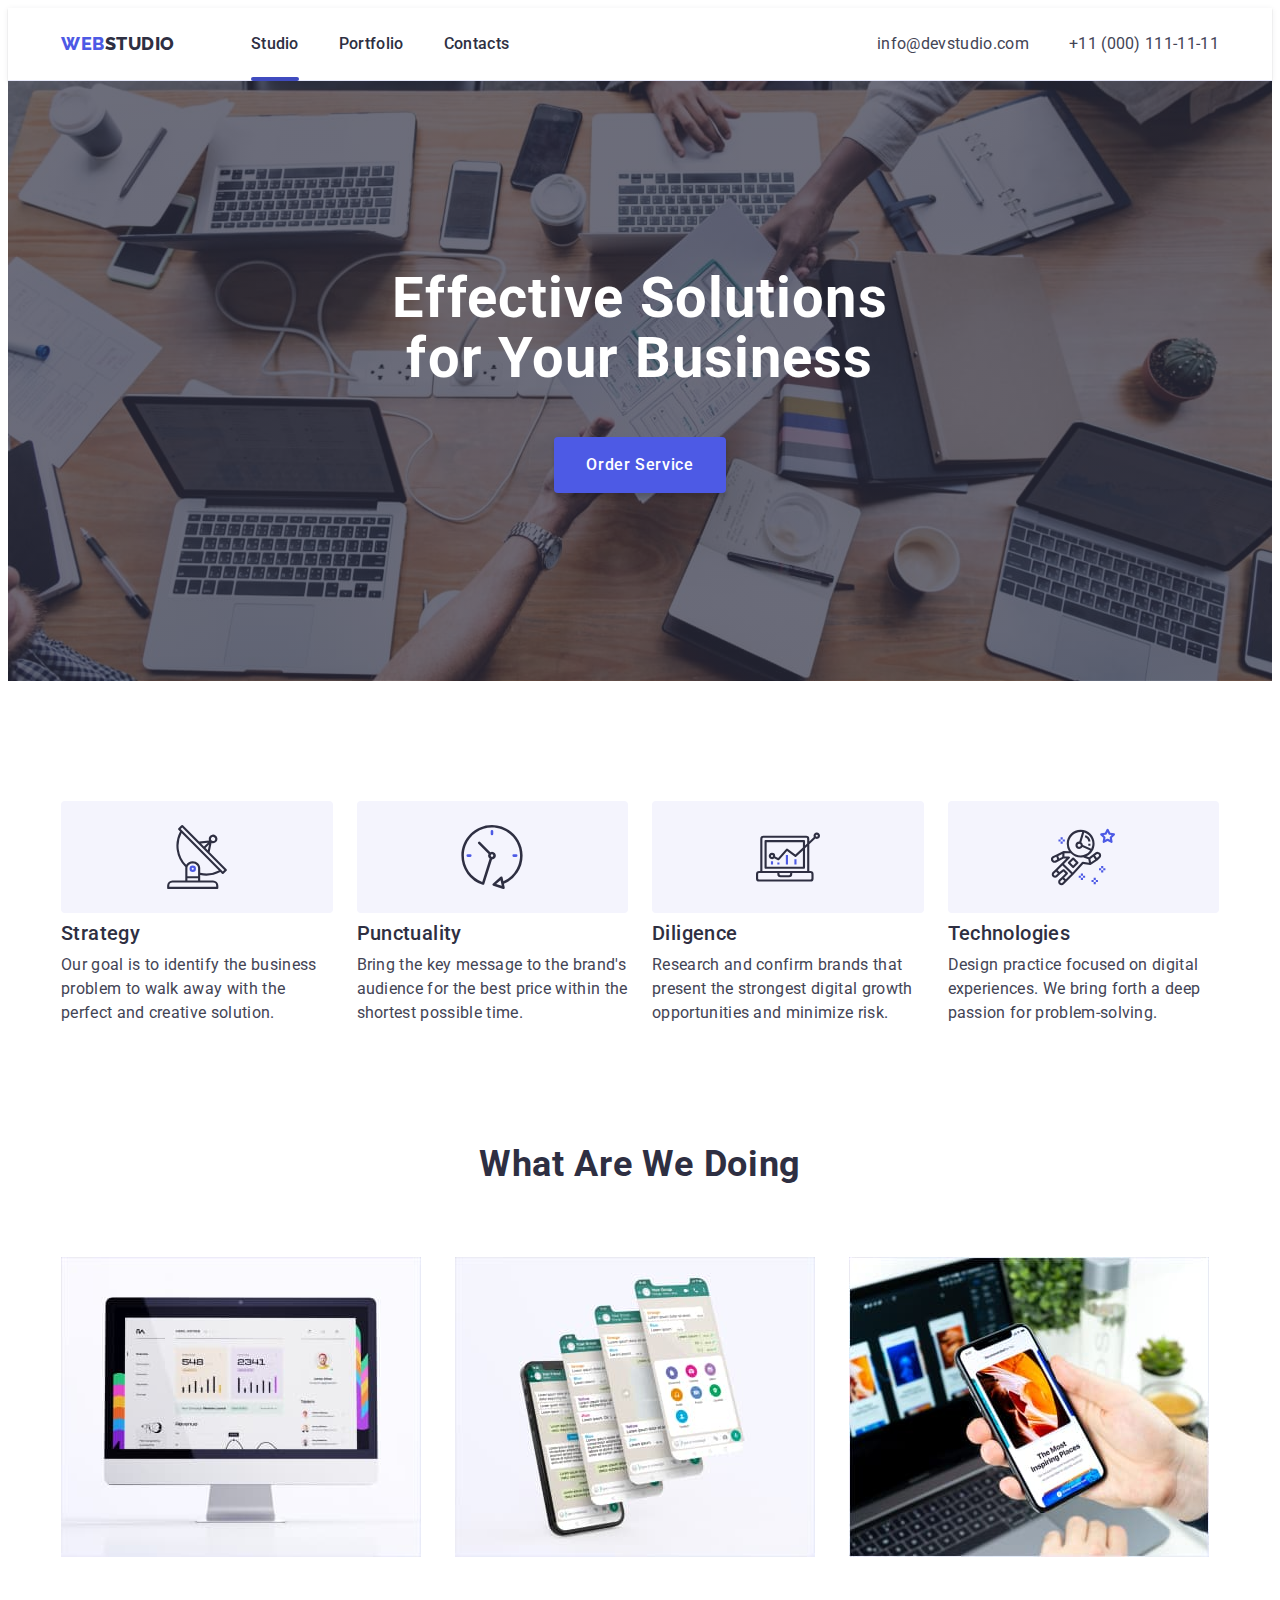
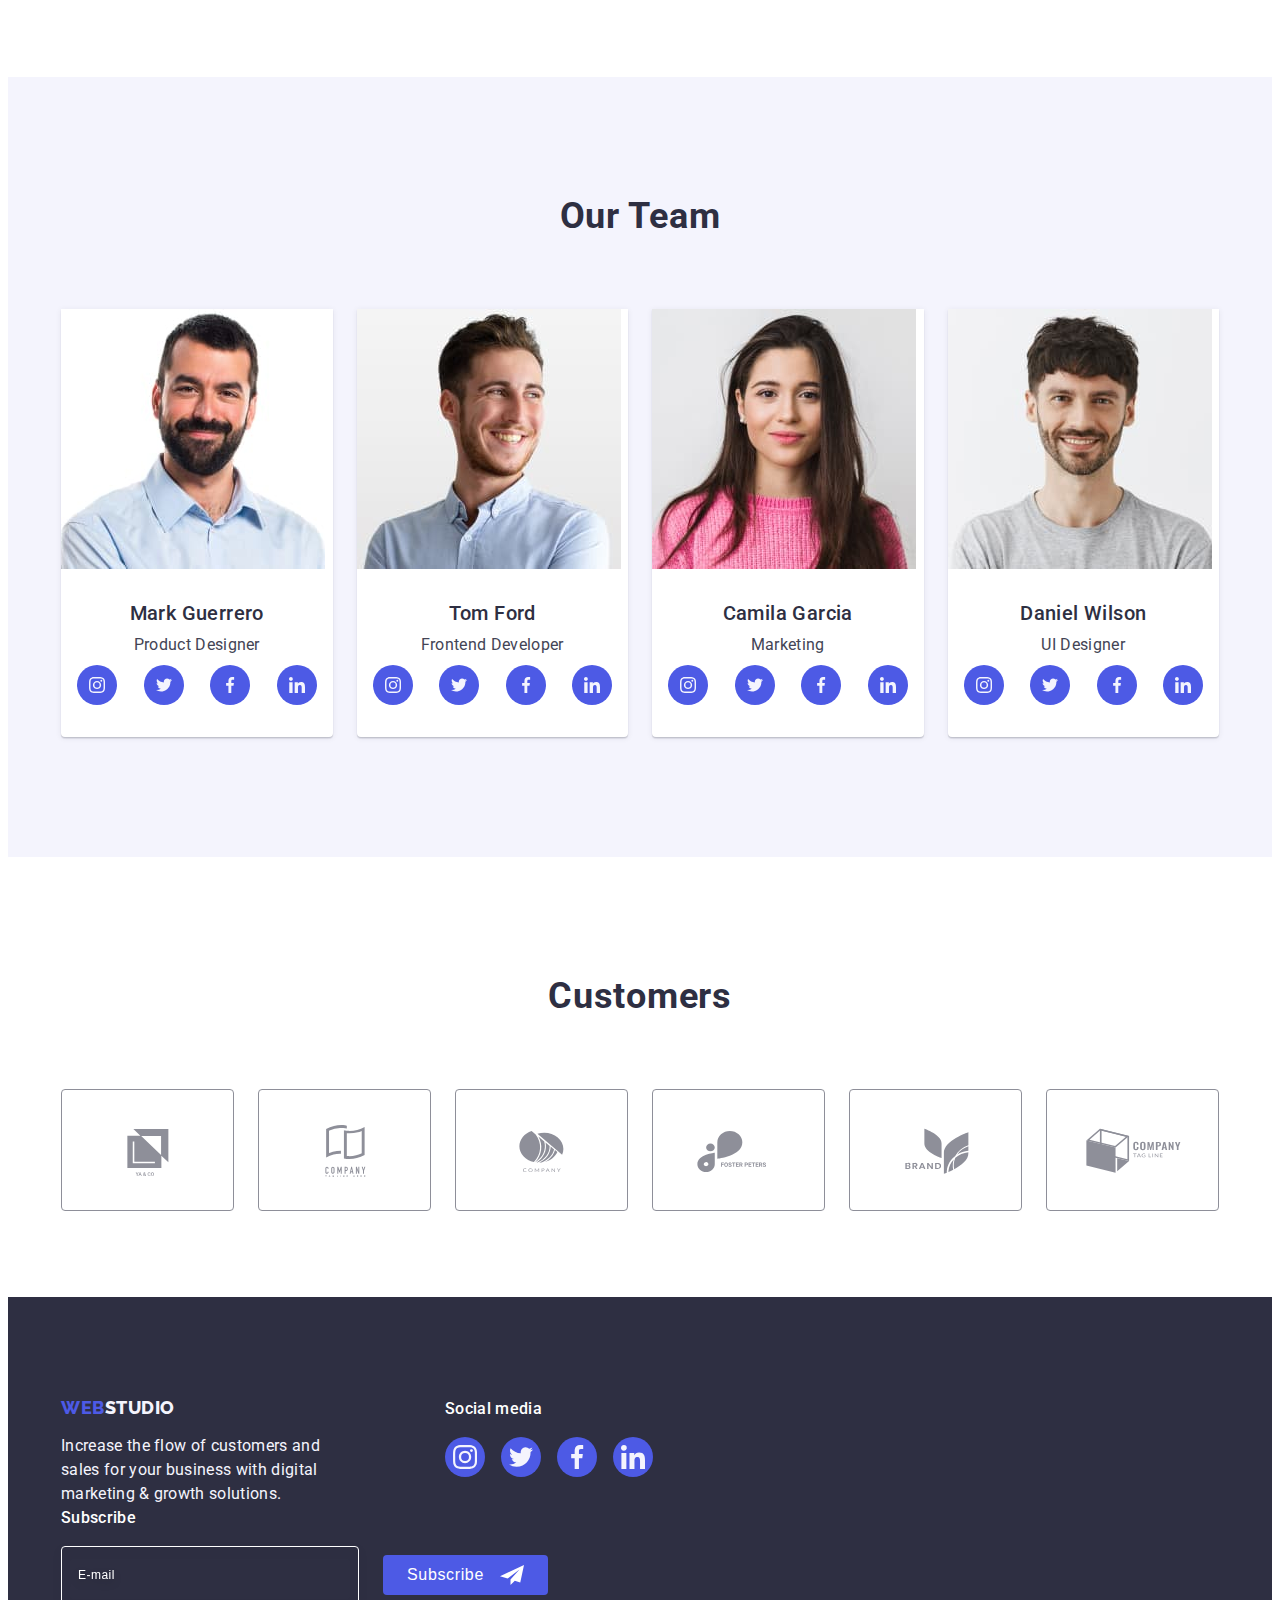
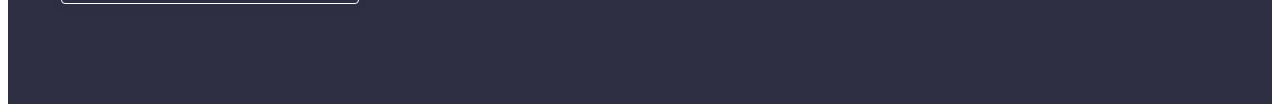
<file: index.html>
<!DOCTYPE html>
<html lang="en">

<head>
  <meta charset="UTF-8" />
  <meta name="viewport" content="width=device-width, initial-scale=1.0" />
  <title>WebStudio</title>
  <link rel="preconnect" href="https://fonts.googleapis.com" />
  <link rel="preconnect" href="https://fonts.gstatic.com" crossorigin />
  <link href="https://fonts.googleapis.com/css2?family=Raleway:wght@800&family=Roboto:wght@400;500;700;900&display=swap"
    rel="stylesheet" />
  <link rel="stylesheet" href="https://cdnjs.cloudflare.com/ajax/libs/modern-normalize/2.0.0/modern-normalize.min.css"
    integrity="sha512-4xo8blKMVCiXpTaLzQSLSw3KFOVPWhm/TRtuPVc4WG6kUgjH6J03IBuG7JZPkcWMxJ5huwaBpOpnwYElP/m6wg=="
    crossorigin="anonymous" referrerpolicy="no-referrer" />
  <link rel="stylesheet" href="./css/styles.css" />
</head>

<body>
  <!-- HEADER -->
  <header class="header">
    <div class="container header-wrapper">
      <nav class="navigate">
        <a href="./index.html" class="logo link">Web<span class="brand-color">Studio</span></a>
        <ul class="navigate-list list">
          <li class="item">
            <a href="./index.html" class="link current">Studio</a>
          </li>
          <li class="item">
            <a href="./portfolio.html" class="link">Portfolio</a>
          </li>
          <li class="item"><a href="" class="link">Contacts</a></li>
        </ul>
        <button class="menu-toggle js-open-menu" type="button" aria-expanded="false" aria-controls="mobile-menu">
          <svg class="icon " width="32" height="22">
            <use href="./images/icons.svg#hamburger"></use>
          </svg>
        </button>
      </nav>
      <address class="address">
        <ul class="list">
          <li class="item">
            <a href="mailto:info@devstudio.com" class="link">info@devstudio.com</a>
          </li>
          <li class="item">
            <a href="tel:+110001111111" class="link">+11 (000) 111-11-11</a>
          </li>
        </ul>
      </address>
    </div>
  </header>
  <!-- MAIN -->
  <main>
    <!-- HERO SECTION -->
    <section class="hero">
      <div class="container">
        <h1 class="title">Effective Solutions for Your Business</h1>
        <button type="button" class="btn" data-modal-open>
          Order Service
        </button>
      </div>
    </section>
    <!-- BENEFITS SECTION-->
    <section class="section benefits">
      <div class="container">
        <h2 class="visually-hidden">Our benefits</h2>
        <ul class="list">
          <li class="item">
            <div class="icon-wrapper">
              <svg class="icon" width="64" height="64">
                <use href="./images/icons.svg#antenna"></use>
              </svg>
            </div>
            <h3 class="subtitle">Strategy</h3>
            <p class="text">
              Our goal is to identify the business problem to walk away with
              the perfect and creative solution.
            </p>
          </li>
          <li class="item">
            <div class="icon-wrapper">
              <svg class="icon" width="64" height="64">
                <use href="./images/icons.svg#clock"></use>
              </svg>
            </div>
            <h3 class="subtitle">Punctuality</h3>
            <p class="text">
              Bring the key message to the brand's audience for the best price
              within the shortest possible time.
            </p>
          </li>
          <li class="item">
            <div class="icon-wrapper">
              <svg class="icon" width="64" height="64">
                <use href="./images/icons.svg#diagram"></use>
              </svg>
            </div>
            <h3 class="subtitle">Diligence</h3>
            <p class="text">
              Research and confirm brands that present the strongest digital
              growth opportunities and minimize risk.
            </p>
          </li>
          <li class="item">
            <div class="icon-wrapper">
              <svg class="icon" width="64" height="64">
                <use href="./images/icons.svg#astronaut"></use>
              </svg>
            </div>
            <h3 class="subtitle">Technologies</h3>
            <p class="text">
              Design practice focused on digital experiences. We bring forth a
              deep passion for problem-solving.
            </p>
          </li>
        </ul>
      </div>
    </section>
    <!-- TODO SECTION-->
    <section class="todo">
      <div class="container">
        <h2 class="title">What are we doing</h2>
        <ul class="list">
          <li class="item">
            <img class="image" srcset="./images/todo_1-leptop.jpg 1x, ./images/todo_1-leptop@2x.jpg 2x"
              src="./images/todo_1-leptop.jpg" alt="Computer monitor" width="360" height="300" />
          </li>
          <li class="item">
            <img class="image" srcset="./images/todo_2-phones.jpg 1x, ./images/todo_2-phones@2x.jpg 2x"
              src="./images/todo_2-phones.jpg" alt="Screens" width="360" height="300" />
          </li>
          <li class="item">
            <img class="image" srcset="./images/todo_3-gadgets.jpg 1x, ./images/todo_3-gadgets@2x.jpg 2x"
              src="./images/todo_3-gadgets.jpg" alt="Lapton and phone" width="360" height="300" />
          </li>
        </ul>
      </div>
    </section>
    <!-- OUR TEAM SECTION -->
    <section class="section our-team">
      <div class="container">
        <h2 class="title">Our Team</h2>
        <ul class="team-list list">
          <li class="item">
            <img class="image" srcset="images/mark_guerrero.jpg 1x, images/mark_guerrero@2x.jpg 2x"
              src="./images/mark_guerrero.jpg" alt="Team member Mark Guerrero" width="264" height="260" />
            <div class="name-wrap">
              <h3 class="subtitle">Mark Guerrero</h3>
              <p class="text">Product Designer</p>
              <ul class="social-icons-list list">
                <li class="social-item">
                  <a href="" class="link">
                    <svg class="icon" width="16" height="16">
                      <use href="./images/icons.svg#instagram"></use>
                    </svg>
                  </a>
                </li>
                <li class="social-item">
                  <a href="" class="link">
                    <svg class="icon" width="16" height="16">
                      <use href="./images/icons.svg#twitter"></use>
                    </svg>
                  </a>
                </li>
                <li class="social-item">
                  <a href="" class="link">
                    <svg class="icon" width="16" height="16">
                      <use href="./images/icons.svg#facebook"></use>
                    </svg>
                  </a>
                </li>
                <li class="social-item">
                  <a href="" class="link">
                    <svg class="icon" width="16" height="16">
                      <use href="./images/icons.svg#linkedin"></use>
                    </svg>
                  </a>
                </li>
              </ul>
            </div>
          </li>
          <li class="item">
            <img class="image" srcset="./images/tom_ford.jpg 1x, ./images/tom_ford@2x.jpg 2x"
              src="./images/tom_ford.jpg" alt="Team member Tom Ford" width="264" height="260" />
            <div class="name-wrap">
              <h3 class="subtitle">Tom Ford</h3>
              <p class="text">Frontend Developer</p>
              <ul class="social-icons-list list">
                <li class="social-item">
                  <a href="" class="link">
                    <svg class="icon" width="16" height="16">
                      <use href="./images/icons.svg#instagram"></use>
                    </svg>
                  </a>
                </li>
                <li class="social-item">
                  <a href="" class="link">
                    <svg class="icon" width="16" height="16">
                      <use href="./images/icons.svg#twitter"></use>
                    </svg>
                  </a>
                </li>
                <li class="social-item">
                  <a href="" class="link">
                    <svg class="icon" width="16" height="16">
                      <use href="./images/icons.svg#facebook"></use>
                    </svg>
                  </a>
                </li>
                <li class="social-item">
                  <a href="" class="link">
                    <svg class="icon" width="16" height="16">
                      <use href="./images/icons.svg#linkedin"></use>
                    </svg>
                  </a>
                </li>
              </ul>
            </div>
          </li>
          <li class="item">
            <img class="image" srcset="./images/camila_garcia.jpg 1x, ./images/camila_garcia@2x.jpg 2x"
              src="./images/camila_garcia.jpg" alt="Team member Camila Garcia" width="264" height="260" />
            <div class="name-wrap">
              <h3 class="subtitle">Camila Garcia</h3>
              <p class="text">Marketing</p>
              <ul class="social-icons-list list">
                <li class="social-item">
                  <a href="" class="link">
                    <svg class="icon" width="16" height="16">
                      <use href="./images/icons.svg#instagram"></use>
                    </svg>
                  </a>
                </li>
                <li class="social-item">
                  <a href="" class="link">
                    <svg class="icon" width="16" height="16">
                      <use href="./images/icons.svg#twitter"></use>
                    </svg>
                  </a>
                </li>
                <li class="social-item">
                  <a href="" class="link">
                    <svg class="icon" width="16" height="16">
                      <use href="./images/icons.svg#facebook"></use>
                    </svg>
                  </a>
                </li>
                <li class="social-item">
                  <a href="" class="link">
                    <svg class="icon" width="16" height="16">
                      <use href="./images/icons.svg#linkedin"></use>
                    </svg>
                  </a>
                </li>
              </ul>
            </div>
          </li>
          <li class="item">
            <img class="image" srcset="./images/daniel_wilson.jpg 1x, ./images/daniel_wilson@2x.jpg 2x"
              src="./images/daniel_wilson.jpg" alt="Team member Daniel Wilson" width="264" height="260" />
            <div class="name-wrap">
              <h3 class="subtitle">Daniel Wilson</h3>
              <p class="text">UI Designer</p>
              <ul class="social-icons-list list">
                <li class="social-item">
                  <a href="" class="link">
                    <svg class="icon" width="16" height="16">
                      <use href="./images/icons.svg#instagram"></use>
                    </svg>
                  </a>
                </li>
                <li class="social-item">
                  <a href="" class="link">
                    <svg class="icon" width="16" height="16">
                      <use href="./images/icons.svg#twitter"></use>
                    </svg>
                  </a>
                </li>
                <li class="social-item">
                  <a href="" class="link">
                    <svg class="icon" width="16" height="16">
                      <use href="./images/icons.svg#facebook"></use>
                    </svg>
                  </a>
                </li>
                <li class="social-item">
                  <a href="" class="link">
                    <svg class="icon" width="16" height="16">
                      <use href="./images/icons.svg#linkedin"></use>
                    </svg>
                  </a>
                </li>
              </ul>
            </div>
          </li>
        </ul>
      </div>
    </section>
    <!--  CUSTOMERS -->
    <section class="section customers">
      <div class="container">
        <h2 class="title">Customers</h2>
        <ul class="list">
          <li class="item">
            <a href="" class="link">
              <svg class="icon" width="104" height="56">
                <use href="./images/icons.svg#logo-1"></use>
              </svg>
            </a>
          </li>
          <li class="item">
            <a href="" class="link"><svg class="icon" width="104" height="56">
                <use href="./images/icons.svg#logo-2"></use>
              </svg>
            </a>
          </li>
          <li class="item">
            <a href="" class="link"><svg class="icon" width="104" height="56">
                <use href="./images/icons.svg#logo-3"></use>
              </svg>
            </a>
          </li>
          <li class="item">
            <a href="" class="link"><svg class="icon" width="104" height="56">
                <use href="./images/icons.svg#logo-4"></use>
              </svg>
            </a>
          </li>
          <li class="item">
            <a href="" class="link"><svg class="icon" width="104" height="56">
                <use href="./images/icons.svg#logo-5"></use>
              </svg>
            </a>
          </li>
          <li class="item">
            <a href="" class="link"><svg class="icon" width="104" height="56">
                <use href="./images/icons.svg#logo-6"></use>
              </svg>
            </a>
          </li>
        </ul>
      </div>
    </section>
  </main>
  <!-- FOOTER -->
  <footer class="footer">
    <div class="container">
      <div class="logo-wrap">
        <a href="./index.html" class="logo link">Web<span class="brand-color">Studio</span></a>
        <p class="text">
          Increase the flow of customers and sales for your business with
          digital marketing & growth solutions.
        </p>
      </div>
      <div class="social-wrap">
        <p class="title">Social media</p>
        <ul class="social-icons-list list">
          <li class="social-item">
            <a href="" class="link">
              <svg class="icon" width="24" height="24">
                <use href="./images/icons.svg#instagram"></use>
              </svg>
            </a>
          </li>
          <li class="social-item">
            <a href="" class="link">
              <svg class="icon" width="24" height="24">
                <use href="./images/icons.svg#twitter"></use>
              </svg>
            </a>
          </li>
          <li class="social-item">
            <a href="" class="link">
              <svg class="icon" width="24" height="24">
                <use href="./images/icons.svg#facebook"></use>
              </svg>
            </a>
          </li>
          <li class="social-item">
            <a href="" class="link">
              <svg class="icon" width="24" height="24">
                <use href="./images/icons.svg#linkedin"></use>
              </svg>
            </a>
          </li>
        </ul>
      </div>
      <div class="form-wrap">
        <p class="form-title">Subscribe</p>
        <form class="footer-form" name="subscribe-form">
          <label class="label" for="email-input">
            <input class="email-input" name="email" type="email" placeholder="E-mail" id="email-input">
          </label>
          <button class="form-btn" type="submit">
            Subscribe
            <svg class="icon" width="24" height="24">
              <use href="./images/icons.svg#submit"></use>
            </svg>
          </button>
        </form>
      </div>
    </div>
  </footer>
  <!-- MODAL -->
  <div class="backdrop is-hidden" data-modal>
    <div class="modal">
      <button class="close-btn" type="button" data-modal-close>
        <svg class="icon" width="8" height="8">
          <use href="./images/icons.svg#close-icon"></use>
        </svg>
      </button>
      <p class="modal-title">Leave your contacts and we will call you back</p>
      <form class="modal-form" name="modal-form">
        <div class="input-wrap">
          <label for="user-name" class="label">
            Name
          </label>
          <div class="field-wrap">
            <input type="text" class="input" id="user-name" name="user-name">
            <svg class="input-icon" width="18" height="24">
              <use href="./images/icons.svg#name"></use>
            </svg>
          </div>
        </div>
        <div class="input-wrap">
          <label for="phone" class="label">
            Phone
          </label>
          <div class="field-wrap">
            <input type="tel" class="input" id="phone" name="phone">
            <svg class="input-icon" width="18" height="24">
              <use href="./images/icons.svg#phone"></use>
            </svg>
          </div>
        </div>
        <div class="input-wrap">
          <label for="email" class="label">
            Email
          </label>
          <div class="field-wrap">
            <input type="email" class="input" id="email" name="email">
            <svg class="input-icon" width="18" height="24">
              <use href="./images/icons.svg#email"></use>
            </svg>
          </div>

        </div>
        <div class="input-wrap">
          <label for="user-comment" class="label">
            Comment
          </label>
          <textarea class="feedback" id="user-comment" placeholder="Text input" name="user-comment"></textarea>

        </div>
        <div class="checkbox-wrap">
          <input value="true" type="checkbox" class="checkbox visually-hidden" id="user-privacy" name="user-privacy">
          <label for="user-privacy" class="label">

            <span class="icon-wrap">
              <svg class="icon" width="10" height="8">
                <use href="./images/icons.svg#icon-check"></use>
              </svg>
            </span>
            I accept the terms and conditions of the <a href="" class="policy-link">Privacy
              Policy</a>
          </label>
        </div>
        <button class="form-btn" type="submit">
          Send
        </button>
      </form>
    </div>
  </div>
  <!-- MOBILE-MENU -->
  <div class="menu-mobile" id="mobile-menu">
    <div class="container">
      <button class="close-btn js-close-menu" type="button">
        <svg class="icon" width="8" height="8">
          <use href="./images/icons.svg#close-icon"></use>
        </svg>
      </button>
      <ul class="navigate-mobile list">
        <li class="item">
          <a href="./index.html" class="link current">Studio</a>
        </li>
        <li class="item">
          <a href="./portfolio.html" class="link">Portfolio</a>
        </li>
        <li class="item"><a href="" class="link">Contacts</a></li>
      </ul>
      <div class="address-wrap">
        <address class="address-mobile">
          <ul class="list">
            <li class="item">
              <a href="mailto:info@devstudio.com" class="link">info@devstudio.com</a>
            </li>
            <li class="item">
              <a href="tel:+110001111111" class="link">+11 (000) 111-11-11</a>
            </li>
          </ul>
        </address>
        <ul class="social-icons-list list">
          <li class="social-item">
            <a href="" class="link">
              <svg class="icon" width="24" height="24">
                <use href="./images/icons.svg#instagram"></use>
              </svg>
            </a>
          </li>
          <li class="social-item">
            <a href="" class="link">
              <svg class="icon" width="24" height="24">
                <use href="./images/icons.svg#twitter"></use>
              </svg>
            </a>
          </li>
          <li class="social-item">
            <a href="" class="link">
              <svg class="icon" width="24" height="24">
                <use href="./images/icons.svg#facebook"></use>
              </svg>
            </a>
          </li>
          <li class="social-item">
            <a href="" class="link">
              <svg class="icon" width="24" height="24">
                <use href="./images/icons.svg#linkedin"></use>
              </svg>
            </a>
          </li>
        </ul>
      </div>
    </div>
  </div>
  <!-- SCRIPTS -->
  <script src="./js/modal.js"></script>
  <script src="./js/mobile-menu.js"></script>
</body>

</html>
</file>
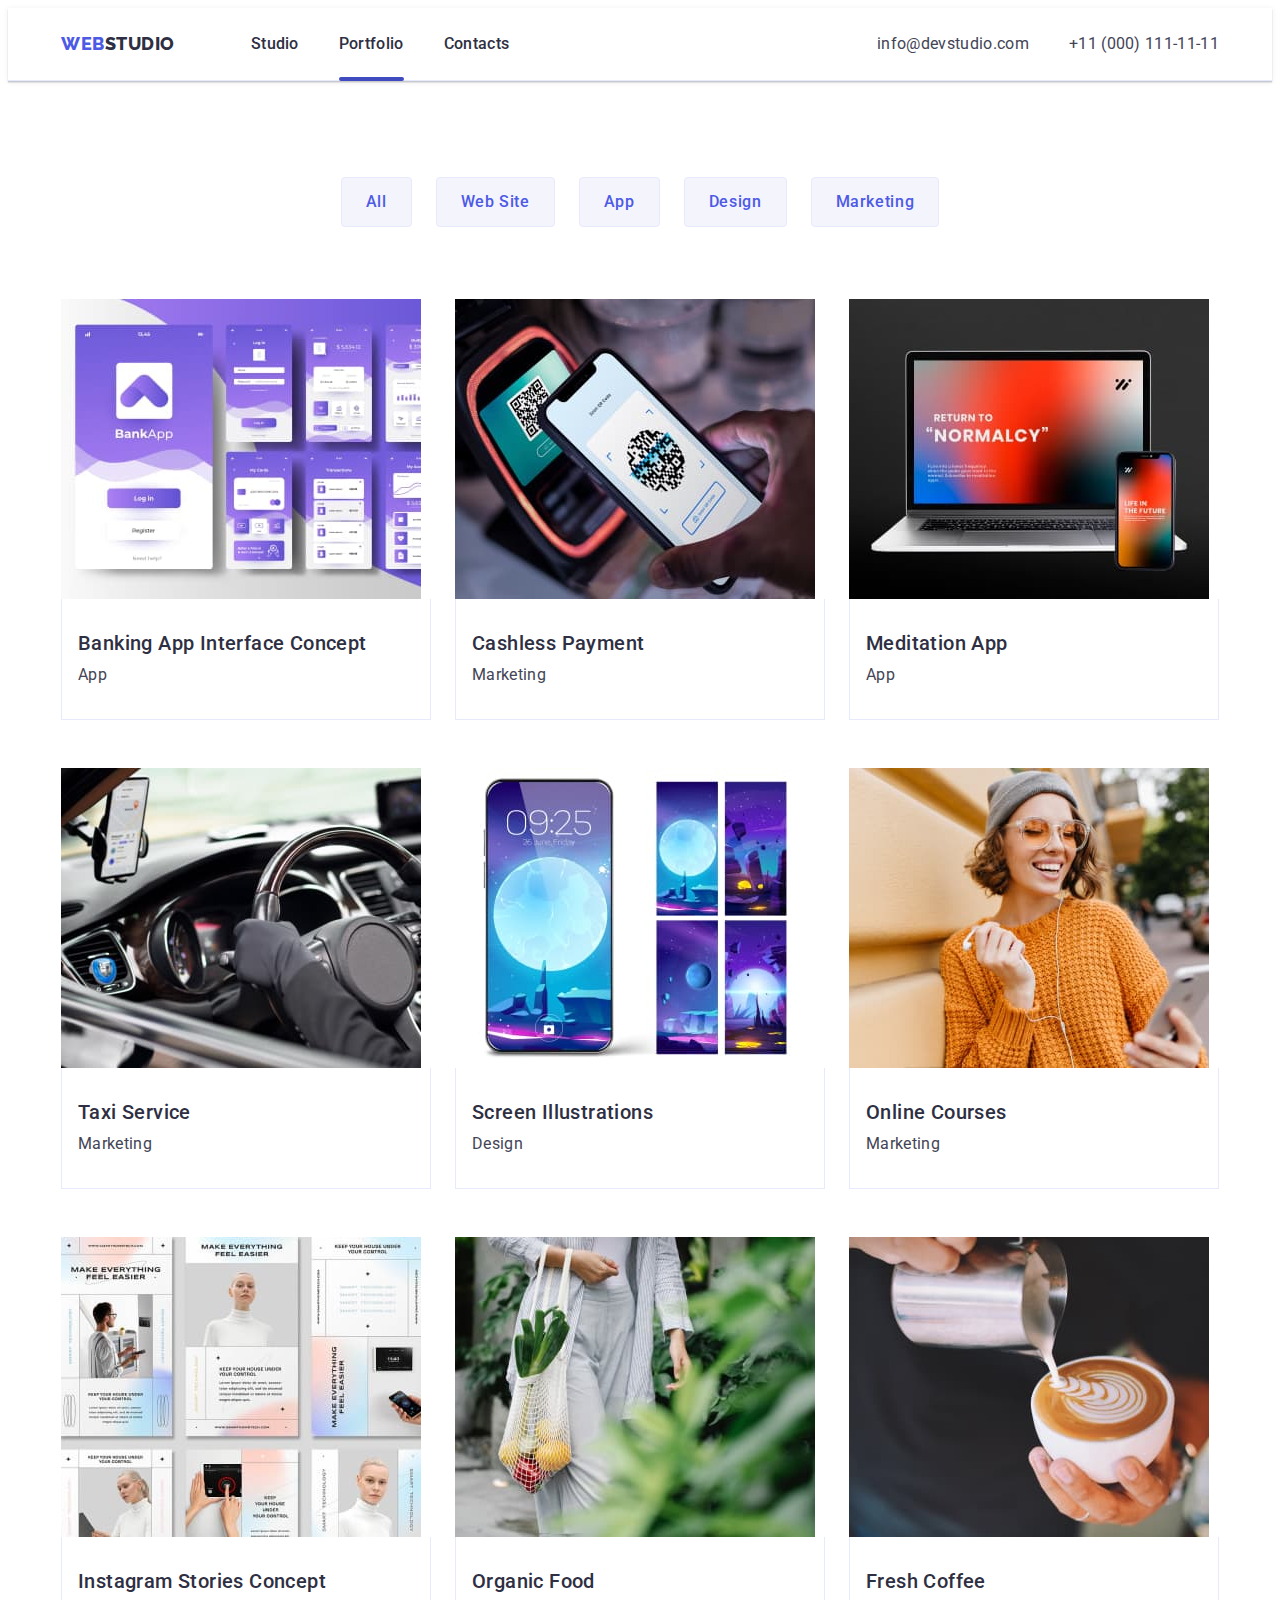
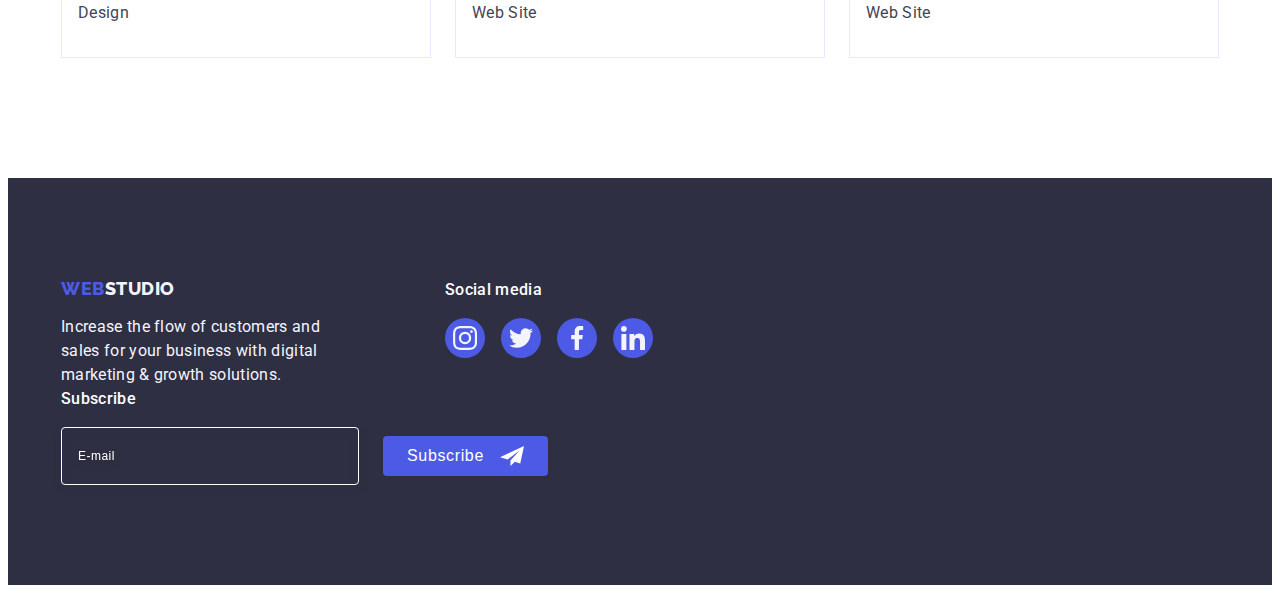
<file: portfolio.html>
<!DOCTYPE html>
<html lang="en">

<head>
  <meta charset="UTF-8" />
  <meta name="viewport" content="width=device-width, initial-scale=1.0" />
  <title>Portfolio</title>
  <link rel="preconnect" href="https://fonts.googleapis.com" />
  <link rel="preconnect" href="https://fonts.gstatic.com" crossorigin />
  <link href="https://fonts.googleapis.com/css2?family=Raleway:wght@800&family=Roboto:wght@400;500;700;900&display=swap"
    rel="stylesheet" />
  <link rel="stylesheet" href="https://cdnjs.cloudflare.com/ajax/libs/modern-normalize/2.0.0/modern-normalize.min.css"
    integrity="sha512-4xo8blKMVCiXpTaLzQSLSw3KFOVPWhm/TRtuPVc4WG6kUgjH6J03IBuG7JZPkcWMxJ5huwaBpOpnwYElP/m6wg=="
    crossorigin="anonymous" referrerpolicy="no-referrer" />
  <link rel="stylesheet" href="./css/styles.css" />
</head>

<body>
  <!-- HEADER -->
  <header class="header">
    <div class="container header-wrapper">
      <nav class="navigate">
        <a href="./index.html" class="logo link">Web<span class="brand-color">Studio</span></a>
        <ul class="navigate-list list">
          <li class="item">
            <a href="./index.html" class="link ">Studio</a>
          </li>
          <li class="item">
            <a href="./portfolio.html" class="link current">Portfolio</a>
          </li>
          <li class="item"><a href="" class="link">Contacts</a></li>
        </ul>
        <button class="menu-toggle js-open-menu" type="button" aria-expanded="false" aria-controls="mobile-menu">
          <svg class="icon " width="32" height="22">
            <use href="./images/icons.svg#hamburger"></use>
          </svg>
        </button>
      </nav>
      <address class="address">
        <ul class="list">
          <li class="item">
            <a href="mailto:info@devstudio.com" class="link">info@devstudio.com</a>
          </li>
          <li class="item">
            <a href="tel:+110001111111" class="link">+11 (000) 111-11-11</a>
          </li>
        </ul>
      </address>
    </div>
  </header>
  <!-- MAIN -->
  <main>
    <!-- PORTFOLIO SECTION -->
    <section class="portfolio">
      <div class="container">
        <h1 class="visually-hidden">Portfolio</h1>
        <ul class="filter list">
          <li class="item"><button class="btn" type="button">All</button></li>
          <li class="item">
            <button class="btn" type="button">Web Site</button>
          </li>
          <li class="item"><button class="btn" type="button">App</button></li>
          <li class="item">
            <button class="btn" type="button">Design</button>
          </li>
          <li class="item">
            <button class="btn" type="button">Marketing</button>
          </li>
        </ul>
        <ul class="cards list">
          <li class="item">
            <a class="link" href="">
              <div class="img-wrap">
                <img srcset="./images/portfolio-1.jpg 1x, ./images/portfolio-1@2x.jpg 2x" src="./images/portfolio-1.jpg"
                  alt="Banking App Interface Concept" width="360" height="300" />
                <p class="overlay-text">
                  14 Stylish and User-Friendly App Design Concepts · Task
                  Manager App · Calorie Tracker App · Exotic Fruit Ecommerce
                  App · Cloud Storage App
                </p>
              </div>
              <div class="title-wrap">
                <h2 class="subtitle">Banking App Interface Concept</h2>
                <p class="text">App</p>
              </div>
            </a>
          </li>
          <li class="item">
            <a class="link" href="">
              <div class="img-wrap">
                <img srcset="./images/portfolio-2.jpg 1x, ./images/portfolio-2@2x.jpg 2x" src="./images/portfolio-2.jpg"
                  alt="Cashless Payment" width="360" height="300" />
                <p class="overlay-text">
                  14 Stylish and User-Friendly App Design Concepts · Task
                  Manager App · Calorie Tracker App · Exotic Fruit Ecommerce
                  App · Cloud Storage App
                </p>
              </div>
              <div class="title-wrap">
                <h2 class="subtitle">Cashless Payment</h2>
                <p class="text">Marketing</p>
              </div>
            </a>
          </li>
          <li class="item">
            <a class="link" href="">
              <div class="img-wrap">
                <img srcset="./images/portfolio-3.jpg 1x, ./images/portfolio-3@2x.jpg 2x" src="./images/portfolio-3.jpg"
                  alt="Meditation App" width="360" height="300" />
                <p class="overlay-text">
                  14 Stylish and User-Friendly App Design Concepts · Task
                  Manager App · Calorie Tracker App · Exotic Fruit Ecommerce
                  App · Cloud Storage App
                </p>
              </div>

              <div class="title-wrap">
                <h2 class="subtitle">Meditation App</h2>
                <p class="text">App</p>
              </div>
            </a>
          </li>
          <li class="item">
            <a class="link" href="">
              <div class="img-wrap">
                <img srcset="./images/portfolio-4.jpg 1x, ./images/portfolio-4@2x.jpg 2x" src="./images/portfolio-4.jpg"
                  alt="Taxi Service" width="360" height="300" />
                <p class="overlay-text">
                  14 Stylish and User-Friendly App Design Concepts · Task
                  Manager App · Calorie Tracker App · Exotic Fruit Ecommerce
                  App · Cloud Storage App
                </p>
              </div>

              <div class="title-wrap">
                <h2 class="subtitle">Taxi Service</h2>
                <p class="text">Marketing</p>
              </div>
            </a>
          </li>
          <li class="item">
            <a class="link" href="">
              <div class="img-wrap">
                <img srcset="./images/portfolio-5.jpg 1x, ./images/portfolio-5@2x.jpg 2x" src="./images/portfolio-5.jpg"
                  alt="Screen Illustrations" width="360" height="300" />
                <p class="overlay-text">
                  14 Stylish and User-Friendly App Design Concepts · Task
                  Manager App · Calorie Tracker App · Exotic Fruit Ecommerce
                  App · Cloud Storage App
                </p>
              </div>

              <div class="title-wrap">
                <h2 class="subtitle">Screen Illustrations</h2>
                <p class="text">Design</p>
              </div>
            </a>
          </li>
          <li class="item">
            <a class="link" href="">
              <div class="img-wrap">
                <img srcset="./images/portfolio-6.jpg 1x, ./images/portfolio-6@2x.jpg 2x" src="./images/portfolio-6.jpg"
                  alt="Online Courses" width="360" height="300" />
                <p class="overlay-text">
                  14 Stylish and User-Friendly App Design Concepts · Task
                  Manager App · Calorie Tracker App · Exotic Fruit Ecommerce
                  App · Cloud Storage App
                </p>
              </div>

              <div class="title-wrap">
                <h2 class="subtitle">Online Courses</h2>
                <p class="text">Marketing</p>
              </div>
            </a>
          </li>
          <li class="item">
            <a class="link" href="">
              <div class="img-wrap">
                <img srcset="./images/portfolio-7.jpg 1x, ./images/portfolio-7@2x.jpg 2x" src="./images/portfolio-7.jpg"
                  alt="Instagram Stories Concept" width="360" height="300" />
                <p class="overlay-text">
                  14 Stylish and User-Friendly App Design Concepts · Task
                  Manager App · Calorie Tracker App · Exotic Fruit Ecommerce
                  App · Cloud Storage App
                </p>
              </div>
              <div class="title-wrap">
                <h2 class="subtitle">Instagram Stories Concept</h2>
                <p class="text">Design</p>
              </div>
            </a>
          </li>
          <li class="item">
            <a class="link" href="">
              <div class="img-wrap">
                <img srcset="./images/portfolio-8.jpg 1x, ./images/portfolio-8@2x.jpg 2x" src="./images/portfolio-8.jpg"
                  alt="Organic Food" width="360" height="300" />
                <p class="overlay-text">
                  14 Stylish and User-Friendly App Design Concepts · Task
                  Manager App · Calorie Tracker App · Exotic Fruit Ecommerce
                  App · Cloud Storage App
                </p>
              </div>
              <div class="title-wrap">
                <h2 class="subtitle">Organic Food</h2>
                <p class="text">Web Site</p>
              </div>
            </a>
          </li>
          <li class="item">
            <a class="link" href="">
              <div class="img-wrap">
                <img srcset="./images/portfolio-9.jpg 1x, ./images/portfolio-9@2x.jpg 2x" src="./images/portfolio-9.jpg"
                  alt="Fresh Coffee" width="360" height="300" />
                <p class="overlay-text">
                  14 Stylish and User-Friendly App Design Concepts · Task
                  Manager App · Calorie Tracker App · Exotic Fruit Ecommerce
                  App · Cloud Storage App
                </p>
              </div>

              <div class="title-wrap">
                <h2 class="subtitle">Fresh Coffee</h2>
                <p class="text">Web Site</p>
              </div>
            </a>
          </li>
        </ul>
      </div>
    </section>
  </main>
  <!-- FOOTER -->
  <footer class="footer">
    <div class="container">
      <div class="logo-wrap">
        <a href="./index.html" class="logo link">Web<span class="brand-color">Studio</span></a>
        <p class="text">
          Increase the flow of customers and sales for your business with
          digital marketing & growth solutions.
        </p>
      </div>
      <div class="social-wrap">
        <p class="title">Social media</p>
        <ul class="social-icons-list list">
          <li class="social-item">
            <a href="" class="link">
              <svg class="icon" width="24" height="24">
                <use href="./images/icons.svg#instagram"></use>
              </svg>
            </a>
          </li>
          <li class="social-item">
            <a href="" class="link">
              <svg class="icon" width="24" height="24">
                <use href="./images/icons.svg#twitter"></use>
              </svg>
            </a>
          </li>
          <li class="social-item">
            <a href="" class="link">
              <svg class="icon" width="24" height="24">
                <use href="./images/icons.svg#facebook"></use>
              </svg>
            </a>
          </li>
          <li class="social-item">
            <a href="" class="link">
              <svg class="icon" width="24" height="24">
                <use href="./images/icons.svg#linkedin"></use>
              </svg>
            </a>
          </li>
        </ul>
      </div>
      <div class="form-wrap">
        <p class="form-title">Subscribe</p>
        <form class="footer-form" name="subscribe-form">
          <label class="label" for="email-input">
            <input class="email-input" name="email" type="email" placeholder="E-mail" id="email-input">
          </label>
          <button class="form-btn" type="submit">
            Subscribe
            <svg class="icon" width="24" height="24">
              <use href="./images/icons.svg#submit"></use>
            </svg>
          </button>
        </form>
      </div>
    </div>
  </footer>
  <!-- MOBILE-MENU -->
  <div class="menu-mobile is-hidden" id="mobile-menu">
    <div class="container">
      <button class="close-btn js-close-menu" type="button">
        <svg class="icon" width="8" height="8">
          <use href="./images/icons.svg#close-icon"></use>
        </svg>
      </button>
      <ul class="navigate-mobile list">
        <li class="item">
          <a href="./index.html" class="link ">Studio</a>
        </li>
        <li class="item">
          <a href="./portfolio.html" class="link current">Portfolio</a>
        </li>
        <li class="item"><a href="" class="link">Contacts</a></li>
      </ul>
      <div class="address-wrap">
        <address class="address-mobile">
          <ul class="list">
            <li class="item">
              <a href="mailto:info@devstudio.com" class="link">info@devstudio.com</a>
            </li>
            <li class="item">
              <a href="tel:+110001111111" class="link">+11 (000) 111-11-11</a>
            </li>
          </ul>
        </address>
        <ul class="social-icons-list list">
          <li class="social-item">
            <a href="" class="link">
              <svg class="icon" width="24" height="24">
                <use href="./images/icons.svg#instagram"></use>
              </svg>
            </a>
          </li>
          <li class="social-item">
            <a href="" class="link">
              <svg class="icon" width="24" height="24">
                <use href="./images/icons.svg#twitter"></use>
              </svg>
            </a>
          </li>
          <li class="social-item">
            <a href="" class="link">
              <svg class="icon" width="24" height="24">
                <use href="./images/icons.svg#facebook"></use>
              </svg>
            </a>
          </li>
          <li class="social-item">
            <a href="" class="link">
              <svg class="icon" width="24" height="24">
                <use href="./images/icons.svg#linkedin"></use>
              </svg>
            </a>
          </li>
        </ul>
      </div>
    </div>
  </div>
  <!-- SCRIPTS -->
  <script src="./js/mobile-menu.js"></script>
</body>

</html>
</file>
<file: css/styles.css>
:root {
  --primary-text-color: #434455;
  --primary-brand-color: #4d5ae5;
  --pressed-state-color: #404bbf;
  --navy-blue-color: #2e2f42;
  --success-color: #31d0aa;
  --subtitle-text-color: #8e8f99;
  --accent-color: #e7e9fc;
  --light-color: #f4f4fd;
  --modal-overlay-color: #2e2f42;
  --hero-background-color: #2e2f42;
  --white-background-color: #ffffff;
  --modal-background-color: #fcfcfc;
}

body {
  font-family: 'Roboto', sans-serif;
  color: var(--primary-text-color);
  background-color: var(--white-background-color);
}

h1,
h2,
h3,
h4,
h5,
h6 {
  margin: 0;
}

p {
  margin: 0;
}

ul {
  margin: 0;
  padding-left: 0;
}

img {
  display: block;
}

.link {
  text-decoration: none;
}

.list {
  list-style: none;
}

button {
  cursor: pointer;
}

.visually-hidden {
  position: absolute;
  width: 1px;
  height: 1px;
  margin: -1px;
  border: 0;
  padding: 0;
  white-space: nowrap;
  clip-path: inset(100%);
  clip: rect(0 0 0 0);
  overflow: hidden;
}

.is-hidden {
  opacity: 0;
  visibility: hidden;
  pointer-events: none;
}

.section {
  padding-top: 96px;
  padding-bottom: 96px;
}

@media (min-width: 1158px) {
  .section {
    padding-top: 120px;
    padding-bottom: 120px;
  }
}

.container {
  min-width: 320px;
  max-width: 428px;
  margin: 0 auto;
  padding-left: 16px;
  padding-right: 16px;
}

@media (min-width: 768px) {
  .container {
    max-width: 768px;
  }
}

@media (min-width: 1158px) {
  .container {
    max-width: 1158px;
    padding-left: 15px;
    padding-right: 15px;
  }
}

.current {
  color: var(--pressed-state-color);
}

/* HEADER STYLES----------------------------------------------------- */

.header {
  border-bottom: 1px solid var(--accent-color);
  box-shadow: 0px 1px 6px 0px rgba(46, 47, 66, 0.08),
    0px 1px 1px 0px rgba(46, 47, 66, 0.16),
    0px 2px 1px 0px rgba(46, 47, 66, 0.08);
}

.header-wrapper {
  display: flex;
  justify-content: space-between;
}

.navigate {
  display: flex;
  align-items: center;
}

@media (max-width: 767px) {
  .navigate {
    padding-top: 24px;
    padding-bottom: 22px;
    width: 100%;
    justify-content: space-between;
  }
}

.logo {
  font-family: 'Raleway', sans-serif;
  font-size: 18px;
  line-height: 1.17;
  font-weight: 800;
  letter-spacing: 0.03em;
  text-transform: uppercase;
  color: var(--primary-brand-color);
}

.logo .brand-color {
  color: var(--navy-blue-color);
}

.navigate-list {
  display: none;
}

.header .menu-toggle {
  color: var(--navy-blue-color);
  background-color: transparent;
  border: none;
  padding: 0;
  margin: 0;
  height: 22px;
  display: block;
}

.menu-toggle .icon {
  stroke: currentColor;
}

.address {
  display: none;
}

@media (min-width: 768px) {
  .logo {
    margin-right: 120px;
  }

  .navigate-list {
    display: flex;
    align-items: center;
    gap: 40px;
  }

  .navigate-list .link {
    font-size: 16px;
    line-height: 1.5;
    font-weight: 500;
    letter-spacing: 0.02em;
    color: var(--navy-blue-color);
    padding-top: 24px;
    padding-bottom: 24px;
    transition: color 250ms cubic-bezier(0.4, 0, 0.2, 1);
  }

  .navigate-list .link:hover,
  .navigate-list .link:focus {
    color: var(--pressed-state-color);
  }

  .navigate-list .current {
    position: relative;
    display: block;
  }

  .current::after {
    content: '';
    position: absolute;
    bottom: -1px;
    left: 0;
    height: 4px;
    width: 100%;
    border-radius: 2px;
    background-color: var(--pressed-state-color);
  }

  .header .menu-toggle {
    display: none;
  }

  .address {
    display: flex;
    align-items: center;
    font-style: normal;
  }

  .address .list {
    display: flex;
    flex-direction: column;
    gap: 12px;
  }
  .address .link {
    font-size: 12px;
    line-height: 1.17;
    letter-spacing: 0.04em;
    color: var(--primary-text-color);
    transition: color 250ms cubic-bezier(0.4, 0, 0.2, 1);
  }

  .address .link:hover,
  .address .link:focus {
    color: var(--pressed-state-color);
  }
}

@media (min-width: 1158px) {
  .logo {
    margin-right: 76px;
  }

  .address .list {
    flex-direction: row;
    gap: 40px;
  }

  .address .link {
    font-size: 16px;
    line-height: 1.5;
    letter-spacing: 0.02em;
  }
}

/* MOBILE MENU STYLES------------------------------------------------- */

.menu-mobile {
  position: fixed;
  top: 0;
  left: 0;
  width: 100%;
  height: 100%;
  background-color: var(--white-background-color);
  transform: translateX(100%);
  transition: transform 250ms cubic-bezier(0.4, 0, 0.2, 1);
}

.menu-mobile.is-open {
  transform: translateX(0%);
}

.menu-mobile .container {
  height: 100%;
  padding: 80px 40px 40px;
  display: flex;
  flex-direction: column;
  justify-content: space-between;
}

.navigate-mobile .link {
  color: var(--navy-blue-color);
  font-size: 36px;
  font-weight: 700;
  line-height: 1.11;
  letter-spacing: 0.02em;
  text-transform: capitalize;
}

.navigate-mobile .item:not(:last-child) {
  margin-bottom: 40px;
}

.navigate-mobile .current {
  color: var(--pressed-state-color);
}

.address-mobile {
  margin-bottom: 48px;
  font-style: normal;
}

.address-mobile .link {
  color: var(--primary-text-color);
  font-size: 20px;
  font-weight: 500;
  line-height: 1.2;
  letter-spacing: 0.02em;
}

.address-mobile .item:first-child {
  margin-bottom: 40px;
}

.address-mobile .item:first-child .link {
  color: var(--primary-brand-color);
  font-size: 36px;
}

/* HERO STYLES----------------------------------------------------- */

.hero {
  margin: 0 auto;
  max-width: 428px;
  background-image: linear-gradient(
      rgba(46, 47, 66, 0.7),
      rgba(46, 47, 66, 0.7)
    ),
    url(../images/hero-bg-mobile.jpg);
  background-color: var(--navy-blue-color);
  background-repeat: no-repeat;
  background-position: center;
  background-size: cover;
  padding-top: 112px;
  padding-bottom: 112px;
}

@media (min-device-pixel-ratio: 2),
  (min-resolution: 192dpi),
  (min-resolution: 2dppx) {
  .hero {
    background-image: linear-gradient(
        rgba(46, 47, 66, 0.7),
        rgba(46, 47, 66, 0.7)
      ),
      url(../images/hero-bg-mobile@2x.jpg);
  }
}

.hero .title {
  font-size: 36px;
  line-height: 1.11;
  text-align: center;
  letter-spacing: 0.02em;
  color: var(--white-background-color);
  max-width: 320px;
  margin-bottom: 72px;
  margin-left: auto;
  margin-right: auto;
}

.hero .btn {
  font-family: 'Roboto', sans-serif;
  font-size: 16px;
  line-height: 1.5;
  font-weight: 500;
  letter-spacing: 0.04em;
  color: var(--white-background-color);
  background-color: var(--primary-brand-color);
  box-shadow: 0px 4px 4px 0px rgba(0, 0, 0, 0.15);
  padding-top: 16px;
  padding-bottom: 16px;
  padding-left: 32px;
  padding-right: 32px;
  border-radius: 4px;
  border: none;
  margin-right: auto;
  margin-left: auto;
  display: block;
  min-width: 169px;
  transition: background-color 250ms cubic-bezier(0.4, 0, 0.2, 1);
}

.hero .btn:hover,
.hero .btn:focus {
  background-color: var(--pressed-state-color);
}

@media (min-width: 768px) {
  .hero {
    max-width: 768px;
    background-image: linear-gradient(
        rgba(46, 47, 66, 0.7),
        rgba(46, 47, 66, 0.7)
      ),
      url(../images/hero-bg-tablet.jpg);
  }

  @media (min-device-pixel-ratio: 2),
    (min-resolution: 192dpi),
    (min-resolution: 2dppx) {
    .hero {
      background-image: linear-gradient(
          rgba(46, 47, 66, 0.7),
          rgba(46, 47, 66, 0.7)
        ),
        url(../images/hero-bg-tablet@2x.jpg);
    }
  }

  .hero .title {
    font-size: 56px;
    line-height: 1.07;
    max-width: 496px;
    margin-bottom: 36px;
  }
}

@media (min-width: 1158px) {
  .hero {
    max-width: 1440px;
    padding-top: 188px;
    padding-bottom: 188px;
    background-image: linear-gradient(
        rgba(46, 47, 66, 0.7),
        rgba(46, 47, 66, 0.7)
      ),
      url(../images//hero-bg.jpg);
  }

  @media (min-device-pixel-ratio: 2),
    (min-resolution: 192dpi),
    (min-resolution: 2dppx) {
    .hero {
      background-image: linear-gradient(
          rgba(46, 47, 66, 0.7),
          rgba(46, 47, 66, 0.7)
        ),
        url(../images/hero-bg@2x.jpg);
    }
  }

  .hero .title {
    margin-bottom: 48px;
  }
}

/* BENEFITS STYLES------------------------------------------------------------ */

.benefits .subtitle {
  font-size: 36px;
  line-height: 1.11;
  font-weight: 700;
  letter-spacing: 0.02em;
  color: var(--navy-blue-color);
  margin-bottom: 8px;
}

.benefits .text {
  font-size: 16px;
  line-height: 1.5;
  letter-spacing: 0.02em;
}

@media (max-width: 767px) {
  .benefits .item:not(:last-child) {
    margin-bottom: 72px;
  }

  .benefits .subtitle {
    text-align: center;
  }
}

@media (max-width: 1157px) {
  .benefits .icon-wrapper {
    display: none;
  }

  .benefits .subtitle {
    text-transform: capitalize;
  }

  .benefits .text {
    font-weight: 500;
  }
}

@media (min-width: 768px) {
  .benefits .list {
    display: flex;
    flex-wrap: wrap;
    column-gap: 24px;
    row-gap: 72px;
  }

  .benefits .item {
    flex-basis: calc((100% - 48px) / 2);
  }
}

@media (min-width: 1158px) {
  .benefits .list {
    gap: 24px;
  }

  .benefits .item {
    flex-basis: calc((100% - 72px) / 4);
  }

  .benefits .icon-wrapper {
    display: flex;
    align-items: center;
    justify-content: center;
    background-color: var(--light-color);
    border-radius: 4px;
    width: 100%;
    height: 112px;
    margin-bottom: 8px;
  }

  .benefits .subtitle {
    font-size: 20px;
    line-height: 1.2;
    font-weight: 500;
  }
}

/* TODO STYLES---------------------------------------------------------- */

.todo {
  padding-bottom: 120px;
}

.todo .title {
  font-size: 36px;
  line-height: 1.11;
  text-align: center;
  letter-spacing: 0.02em;
  text-transform: capitalize;
  color: var(--navy-blue-color);
  margin-bottom: 72px;
}

.todo .list {
  display: flex;
  gap: 24px;
}

.todo .item {
  flex-basis: calc((100% - 48px) / 3);
}

@media (max-width: 1157px) {
  .todo {
    display: none;
  }
}
/* OUT TEAM STYLES-------------------------------------------------------- */
.our-team {
  background-color: var(--light-color);
}

.our-team .title {
  font-size: 36px;
  line-height: 1.11;
  text-align: center;
  letter-spacing: 0.02em;
  text-transform: capitalize;
  color: var(--navy-blue-color);
  margin-bottom: 72px;
}

.team-list .item {
  width: 264px;
  margin: 0 auto;
  background-color: var(--white-background-color);
  border-radius: 0 0 4px 4px;
  box-shadow: 0px 2px 1px 0px rgba(46, 47, 66, 0.08),
    0px 1px 1px 0px rgba(46, 47, 66, 0.16),
    0px 1px 6px 0px rgba(46, 47, 66, 0.08);
}

.our-team .name-wrap {
  text-align: center;
  padding-top: 32px;
  padding-bottom: 32px;
  padding-left: 16px;
  padding-right: 16px;
}

.our-team .subtitle {
  font-size: 20px;
  line-height: 1.2;
  font-weight: 500;
  letter-spacing: 0.02em;
  color: var(--navy-blue-color);
  margin-bottom: 8px;
}

.our-team .text {
  font-size: 16px;
  line-height: 1.5;
  letter-spacing: 0.02em;
  margin-bottom: 8px;
}

.social-icons-list {
  display: flex;
  justify-content: space-between;
  width: 100%;
}

.social-icons-list .link {
  display: flex;
  justify-content: center;
  align-items: center;
  width: 40px;
  height: 40px;
  border-radius: 50%;
  color: var(--light-color);
  background-color: var(--primary-brand-color);
  transition: background-color 250ms cubic-bezier(0.4, 0, 0.2, 1);
}

.social-icons-list .link:hover,
.social-icons-list .link:focus {
  background-color: var(--pressed-state-color);
}

.social-icons-list .icon {
  fill: currentColor;
}

@media (max-width: 767px) {
  .team-list .item:not(:last-child) {
    margin-bottom: 72px;
  }
}

@media (min-width: 768px) and (max-width: 1157px) {
  .team-list {
    padding-left: 92px;
    padding-right: 92px;
  }
}

@media (min-width: 768px) {
  .team-list {
    display: flex;
    flex-wrap: wrap;
    column-gap: 24px;
    row-gap: 64px;
  }

  .team-list .item {
    flex-basis: calc((100% - 48px) / 2);
  }
}

@media (min-width: 1158px) {
  .team-list {
    gap: 24px;
  }

  .team-list .item {
    flex-basis: calc((100% - 72px) / 4);
  }
}

/* CUSTOMERS STYLES----------------------------------------------- */

.customers .title {
  font-size: 36px;
  line-height: 1.11;
  text-align: center;
  letter-spacing: 0.02em;
  text-transform: capitalize;
  color: var(--navy-blue-color);
  margin-bottom: 72px;
}

.customers .list {
  display: flex;
  flex-wrap: wrap;
  column-gap: 16px;
  row-gap: 72px;
  justify-content: space-between;
  align-items: center;
}

.customers .item {
  width: calc((100% - 16px) / 2);
  height: 88px;
}

.customers .link {
  height: 100%;
  display: flex;
  justify-content: center;
  align-items: center;
  padding: 16px 32px;
  border-radius: 4px;
  border: 1px solid var(--subtitle-text-color);
  color: var(--subtitle-text-color);
  transition: color 250ms cubic-bezier(0.4, 0, 0.2, 1),
    border-color 250ms cubic-bezier(0.4, 0, 0.2, 1);
}

.customers .link:hover,
.customers .link:focus {
  color: var(--pressed-state-color);
  border-color: var(--pressed-state-color);
}

.customers .icon {
  fill: currentColor;
}

@media (min-width: 768px) {
  .customers .container {
    width: 584px;
  }

  .customers .list {
    column-gap: 24px;
  }

  .customers .item {
    width: calc((100% - 48px) / 3);
  }
}

@media (min-width: 1158px) {
  .customers .container {
    width: 100%;
  }

  .customers .list {
    gap: 24px;
  }

  .customers .item {
    width: calc((100% - 120px) / 6);
  }
}

/* FOOTER STYLES-------------------------------------------------- */

.footer {
  background-color: var(--navy-blue-color);
  padding-top: 96px;
  padding-bottom: 96px;
}

.footer .container {
  display: flex;
  flex-wrap: wrap;
  align-items: baseline;
}

.footer .logo {
  color: var(--primary-brand-color);
  display: block;
  margin-bottom: 16px;
}

.footer .brand-color {
  color: var(--light-color);
}

.footer .text {
  font-size: 16px;
  line-height: 1.5;
  letter-spacing: 0.02em;
  color: var(--light-color);
  max-width: 268px;
}

.footer .social-wrap {
  width: 208px;
}

.social-wrap .social-icons-list {
  gap: 16px;
}

.social-wrap .title {
  color: var(--white-background-color);
  font-size: 16px;
  font-weight: 500;
  line-height: 1.5;
  letter-spacing: 0.02em;
  margin-bottom: 16px;
}

.social-wrap .link:hover,
.social-wrap .link:focus {
  background-color: var(--success-color);
}

.form-title {
  color: var(--white-background-color);
  font-size: 16px;
  font-weight: 500;
  line-height: 1.5;
  letter-spacing: 0.02em;
  margin-bottom: 16px;
}

.footer-form {
  display: flex;
  gap: 16px;
  align-items: center;
}

.footer-form .email-input {
  width: 100%;
  height: 40px;
  border-radius: 4px;
  border: 1px solid var(--white-background-color);
  background-color: transparent;
  filter: drop-shadow(0px 4px 4px rgba(0, 0, 0, 0.15));
  color: var(--white-background-color);
  font-size: 12px;
  line-height: 1.5;
  letter-spacing: 0.04em;
  padding: 8px 16px;
}

.footer-form .email-input::placeholder {
  color: var(--white-background-color);
  font-size: 12px;
  line-height: 2;
  letter-spacing: 0.04em;
}

.footer-form .form-btn {
  width: 165px;
  display: flex;
  padding: 8px 24px;
  justify-content: center;
  align-items: center;
  border: none;
  border-radius: 4px;
  background-color: var(--primary-brand-color);
  color: var(--white-background-color);
  text-align: center;
  font-size: 16px;
  font-weight: 500;
  line-height: 1.5;
  letter-spacing: 0.04em;
  transition: background-color 250ms cubic-bezier(0.4, 0, 0.2, 1);
}

.footer-form .form-btn:hover,
.footer-form .form-btn:focus {
  background-color: var(--pressed-state-color);
}

.footer-form .icon {
  margin-left: 16px;
  fill: currentColor;
}

@media (max-width: 767px) {
  .form-title {
    text-align: center;
  }

  .footer .logo {
    text-align: center;
  }

  .social-wrap .title {
    text-align: center;
  }

  .footer .container {
    gap: 72px;
    justify-content: center;
  }

  .form-wrap {
    width: 100%;
  }

  .form-wrap .label {
    width: 100%;
  }

  .footer-form {
    flex-direction: column;
  }
}

@media (min-width: 768px) and (max-width: 1157px) {
  .footer .container {
    width: 584px;
    column-gap: 24px;
    row-gap: 72px;
  }
}

@media (min-width: 768px) {
  .footer .social-wrap {
    width: 208px;
  }

  .footer .text {
    max-width: 264px;
  }

  .footer-form .email-input {
    width: 264px;
    flex-shrink: 0;
  }

  .footer-form {
    gap: 24px;
  }
}

@media (min-width: 1158px) {
  .footer .container {
    width: 100%;
  }

  .footer {
    padding-top: 100px;
    padding-bottom: 100px;
  }

  .footer .logo-wrap {
    margin-right: 120px;
  }

  .footer .social-wrap {
    margin-right: 80px;
  }
}

/* PORTFOLIO STYLES------------------------------------- */

.portfolio {
  padding-top: 96px;
  padding-bottom: 120px;
}

.filter {
  display: flex;
  margin-bottom: 72px;
  gap: 24px;
  justify-content: center;
}

.filter .btn {
  font-family: 'Roboto', sans-serif;
  font-size: 16px;
  line-height: 1.5;
  font-weight: 500;
  letter-spacing: 0.04em;
  color: var(--primary-brand-color);
  background-color: var(--light-color);
  padding-top: 12px;
  padding-bottom: 12px;
  padding-left: 24px;
  padding-right: 24px;
  border: 1px solid var(--accent-color);
  border-radius: 4px;
  transition: background-color 250ms cubic-bezier(0.4, 0, 0.2, 1),
    color 250ms cubic-bezier(0.4, 0, 0.2, 1),
    border-color 250ms cubic-bezier(0.4, 0, 0.2, 1),
    box-shadow 250ms cubic-bezier(0.4, 0, 0.2, 1);
}

.filter .btn:hover,
.filter .btn:focus {
  color: var(--white-background-color);
  background-color: var(--pressed-state-color);
  border-color: transparent;
  box-shadow: 0px 2px 2px 0px rgba(0, 0, 0, 0.12),
    0px 2px 1px 0px rgba(0, 0, 0, 0.08), 0px 3px 1px 0px rgba(0, 0, 0, 0.1);
}

.cards {
  display: flex;
  flex-wrap: wrap;
  row-gap: 48px;
  column-gap: 24px;
}

.cards .item {
  flex-basis: calc((100% - 48px) / 3);
}

.cards .link {
  display: block;
  box-shadow: none;
  transition: box-shadow 250ms cubic-bezier(0.4, 0, 0.2, 1);
}

.cards .link:hover,
.cards .link:focus {
  box-shadow: 0px 2px 1px 0px rgba(46, 47, 66, 0.08),
    0px 1px 1px 0px rgba(46, 47, 66, 0.16),
    0px 1px 6px 0px rgba(46, 47, 66, 0.08);
}

.cards .link .overlay-text {
  transition: transform 250ms cubic-bezier(0.4, 0, 0.2, 1);
}

.cards .link:hover .overlay-text,
.cards .link:focus .overlay-text {
  transform: translateY(0%);
}

.cards .img-wrap {
  position: relative;
  overflow: hidden;
}

.cards .overlay-text {
  color: var(--light-color);
  font-size: 16px;
  line-height: 1.5;
  letter-spacing: 0.02em;
  position: absolute;
  top: 0;
  left: 0;
  width: 100%;
  height: 100%;
  background-color: var(--primary-brand-color);
  padding: 40px 32px;
  transform: translateY(100%);
}

.cards .title-wrap {
  padding-top: 32px;
  padding-bottom: 32px;
  padding-left: 16px;
  padding-right: 16px;
  border-left: 1px solid var(--accent-color);
  border-right: 1px solid var(--accent-color);
  border-bottom: 1px solid var(--accent-color);
}

.cards .subtitle {
  font-size: 20px;
  line-height: 1.2;
  font-weight: 500;
  letter-spacing: 0.02em;
  color: var(--navy-blue-color);
  margin-bottom: 8px;
}

.cards .text {
  font-size: 16px;
  line-height: 1.5;
  letter-spacing: 0.02em;
  color: var(--primary-text-color);
}

/* MODAL STYLES------------------------------------ */
.backdrop {
  position: fixed;
  top: 0;
  left: 0;
  width: 100%;
  height: 100%;
  background-color: rgba(46, 47, 66, 0.4);
  transition: opacity 250ms cubic-bezier(0.4, 0, 0.2, 1),
    visibility 250ms cubic-bezier(0.4, 0, 0.2, 1);
}

.backdrop.is-hidden .modal {
  transition: transform 250ms cubic-bezier(0.4, 0, 0.2, 1);
  transform: translate(-50%, -50%) scale(0);
}

.modal {
  padding-top: 72px;
  padding-left: 16px;
  padding-right: 16px;
  width: 100%;
  min-height: 584px;
  background-color: var(--modal-background-color);
  position: absolute;
  top: 50%;
  left: 50%;
  transform: translate(-50%, -50%) scale(1);
  transition: transform 250ms cubic-bezier(0.4, 0, 0.2, 1);
  border-radius: 4px;
  box-shadow: 0px 2px 1px 0px rgba(0, 0, 0, 0.2),
    0px 1px 3px 0px rgba(0, 0, 0, 0.12), 0px 1px 1px 0px rgba(0, 0, 0, 0.14);
}

@media (min-width: 428px) {
  .modal {
    padding-left: 24px;
    padding-right: 24px;
    width: 408px;
  }
}

.close-btn {
  width: 24px;
  height: 24px;
  background-color: var(--accent-color);
  border-radius: 50%;
  display: flex;
  justify-content: center;
  align-items: center;
  position: absolute;
  top: 24px;
  right: 24px;
  border: 1px solid rgba(0, 0, 0, 0.1);
  padding: 0;
  transition: border 250ms cubic-bezier(0.4, 0, 0.2, 1),
    background-color 250ms cubic-bezier(0.4, 0, 0.2, 1);
}

.close-btn:hover,
.close-btn:focus {
  border: none;
  background-color: var(--pressed-state-color);
}

.close-btn .icon {
  transition: fill 250ms cubic-bezier(0.4, 0, 0.2, 1);
  fill: var(--navy-blue-color);
}

.close-btn:hover .icon,
.close-btn:focus .icon {
  fill: var(--white-background-color);
}

.modal-title {
  color: var(--navy-blue-color);
  text-align: center;
  font-size: 16px;
  font-weight: 500;
  line-height: 1.5;
  letter-spacing: 0.02em;
  margin-bottom: 16px;
}

.modal-form .input-wrap {
  margin-bottom: 8px;
}

.modal-form .input-wrap:nth-child(4) {
  margin-bottom: 16px;
}

.modal-form .label {
  display: block;
  margin-bottom: 4px;
  color: var(--subtitle-text-color);
  font-size: 12px;
  line-height: 1.17;
  letter-spacing: 0.48px;
}

.modal-form .field-wrap {
  position: relative;
}

.modal-form .input {
  width: 100%;
  height: 40px;
  border-radius: 4px;
  color: var(--navy-blue-color);
  border: 1px solid var(--navyblue-modal, rgba(46, 47, 66, 0.4));
  background-color: transparent;
  outline: transparent;
  padding: 8px 38px;
  transition: border-color 250ms cubic-bezier(0.4, 0, 0.2, 1);
}

.modal-form .input:focus {
  border: 1px solid var(--primary-brand-color);
}

.modal-form .input-icon {
  transition: fill 250ms cubic-bezier(0.4, 0, 0.2, 1);
}

.modal-form .input:focus + .input-icon {
  fill: var(--primary-brand-color);
}

.modal-form .input-icon {
  position: absolute;
  left: 16px;
  top: 50%;
  transform: translateY(-50%);
  fill: var(--navy-blue-color);
}

.modal-form .feedback {
  width: 100%;
  height: 120px;
  resize: none;
  border-radius: 4px;
  color: rgba(46, 47, 66, 0.4);
  border: 1px solid var(--navyblue-modal, rgba(46, 47, 66, 0.4));
  background-color: transparent;
  outline: transparent;
  padding: 8px 16px;
  transition: border-color 250ms cubic-bezier(0.4, 0, 0.2, 1);
  font-size: 12px;
  line-height: 1.17;
  letter-spacing: 0.48px;
}

.modal-form .feedback:focus {
  border: 1px solid var(--primary-brand-color);
}

.modal-form .checkbox-wrap {
  position: relative;
  display: flex;
  gap: 8px;
  margin-bottom: 24px;
}

.checkbox-wrap .label {
  color: var(--subtitle-text-color);
  font-size: 12px;
  line-height: 1.17;
  letter-spacing: 0.04em;
}

.modal-form .icon-wrap {
  width: 16px;
  height: 16px;
  border: 1px solid rgba(46, 47, 66, 0.4);
  border-radius: 2px;
  transition: background-color 250ms cubic-bezier(0.4, 0, 0.2, 1),
    border 250ms cubic-bezier(0.4, 0, 0.2, 1),
    fill 250ms cubic-bezier(0.4, 0, 0.2, 1);
  display: inline-flex;
  align-items: center;
  justify-content: center;
  fill: transparent;
}

.modal-form .checkbox:checked + .label .icon-wrap {
  fill: var(--light-color);
  border: none;
  background-color: var(--pressed-state-color);
}

.modal-form .policy-link {
  color: var(--primary-brand-color);
  font-size: 12px;
  line-height: 1.33;
  letter-spacing: 0.04em;
  text-decoration-line: underline;
}

.modal .form-btn {
  display: block;
  min-width: 169px;
  padding: 16px 32px;
  margin: 0 auto;
  justify-content: center;
  align-items: center;
  border: none;
  border-radius: 4px;
  background-color: var(--primary-brand-color);
  color: var(--white-background-color);
  text-align: center;
  font-size: 16px;
  font-weight: 500;
  line-height: 1.5;
  letter-spacing: 0.04em;
  transition: background-color 250ms cubic-bezier(0.4, 0, 0.2, 1);
  box-shadow: 0px 4px 4px 0px rgba(0, 0, 0, 0.15);
}

.modal .form-btn:hover,
.modal .form-btn:focus {
  background-color: var(--pressed-state-color);
}
</file>
